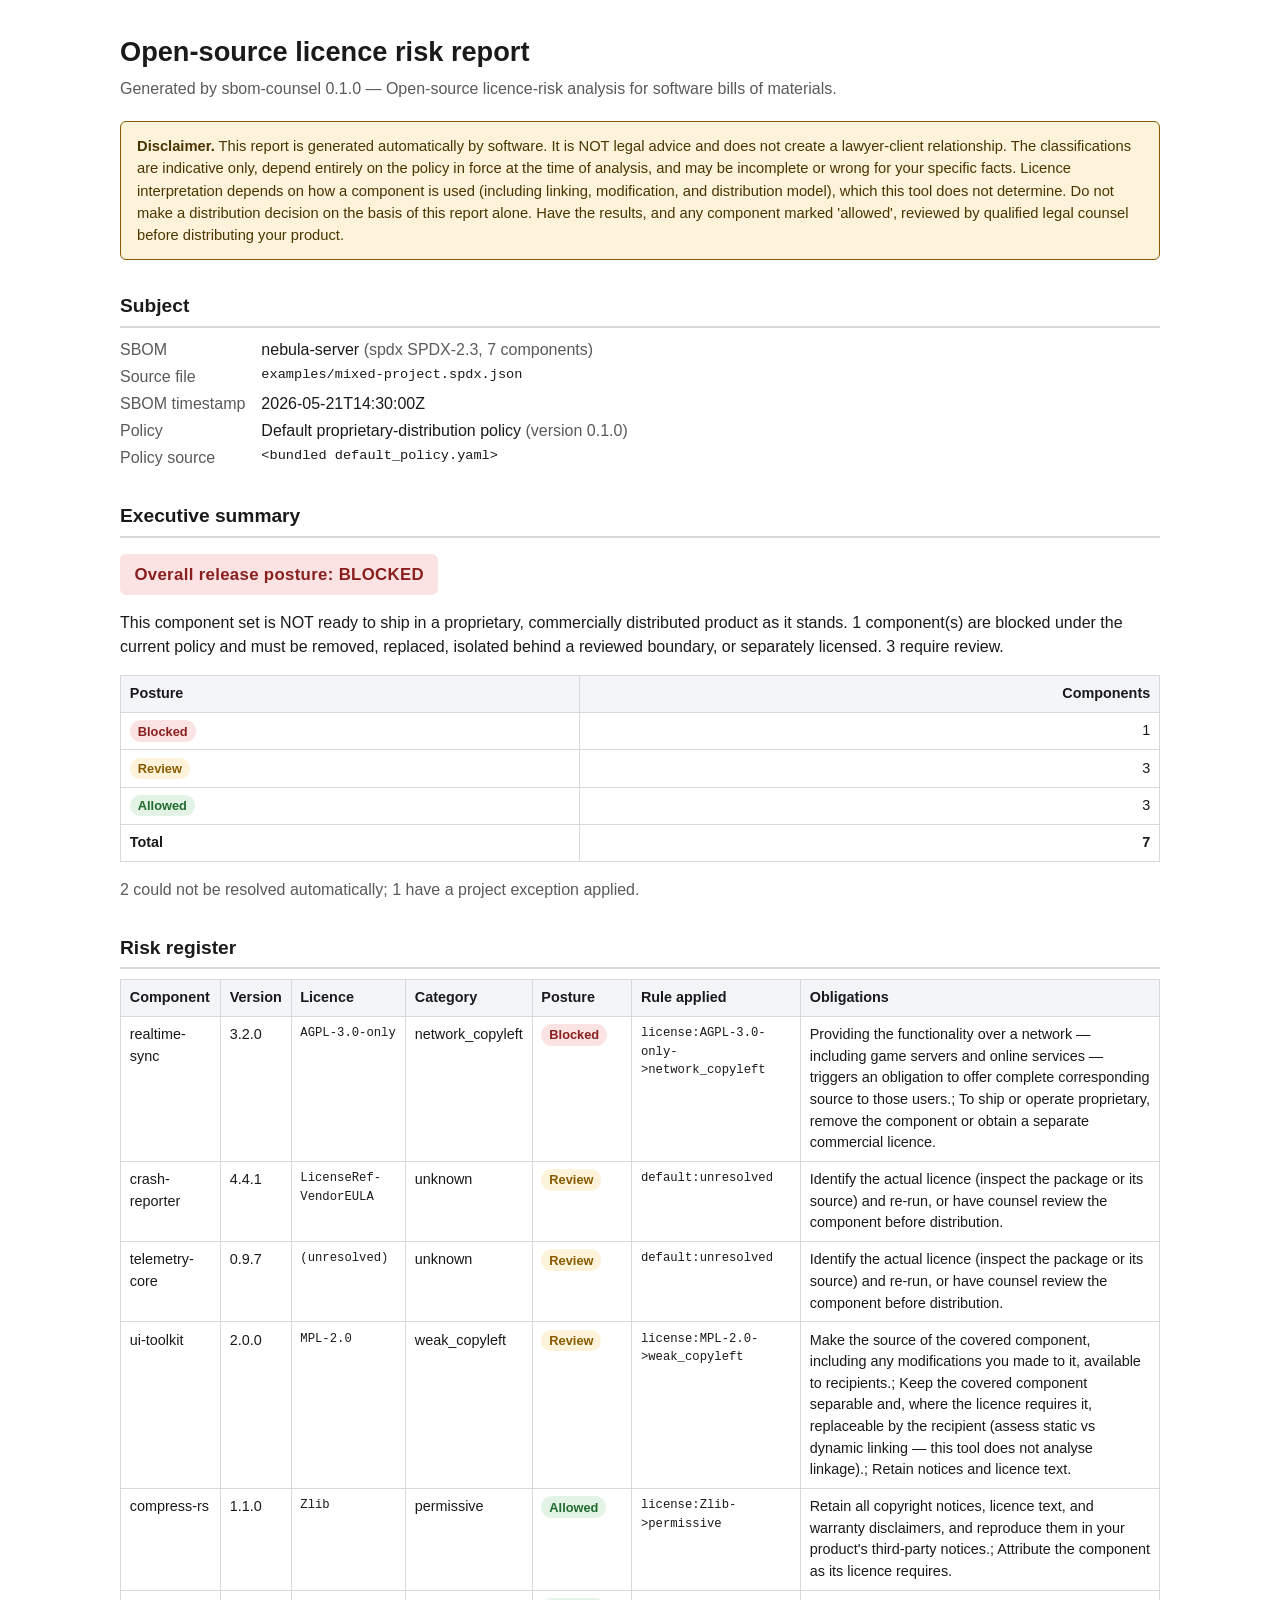
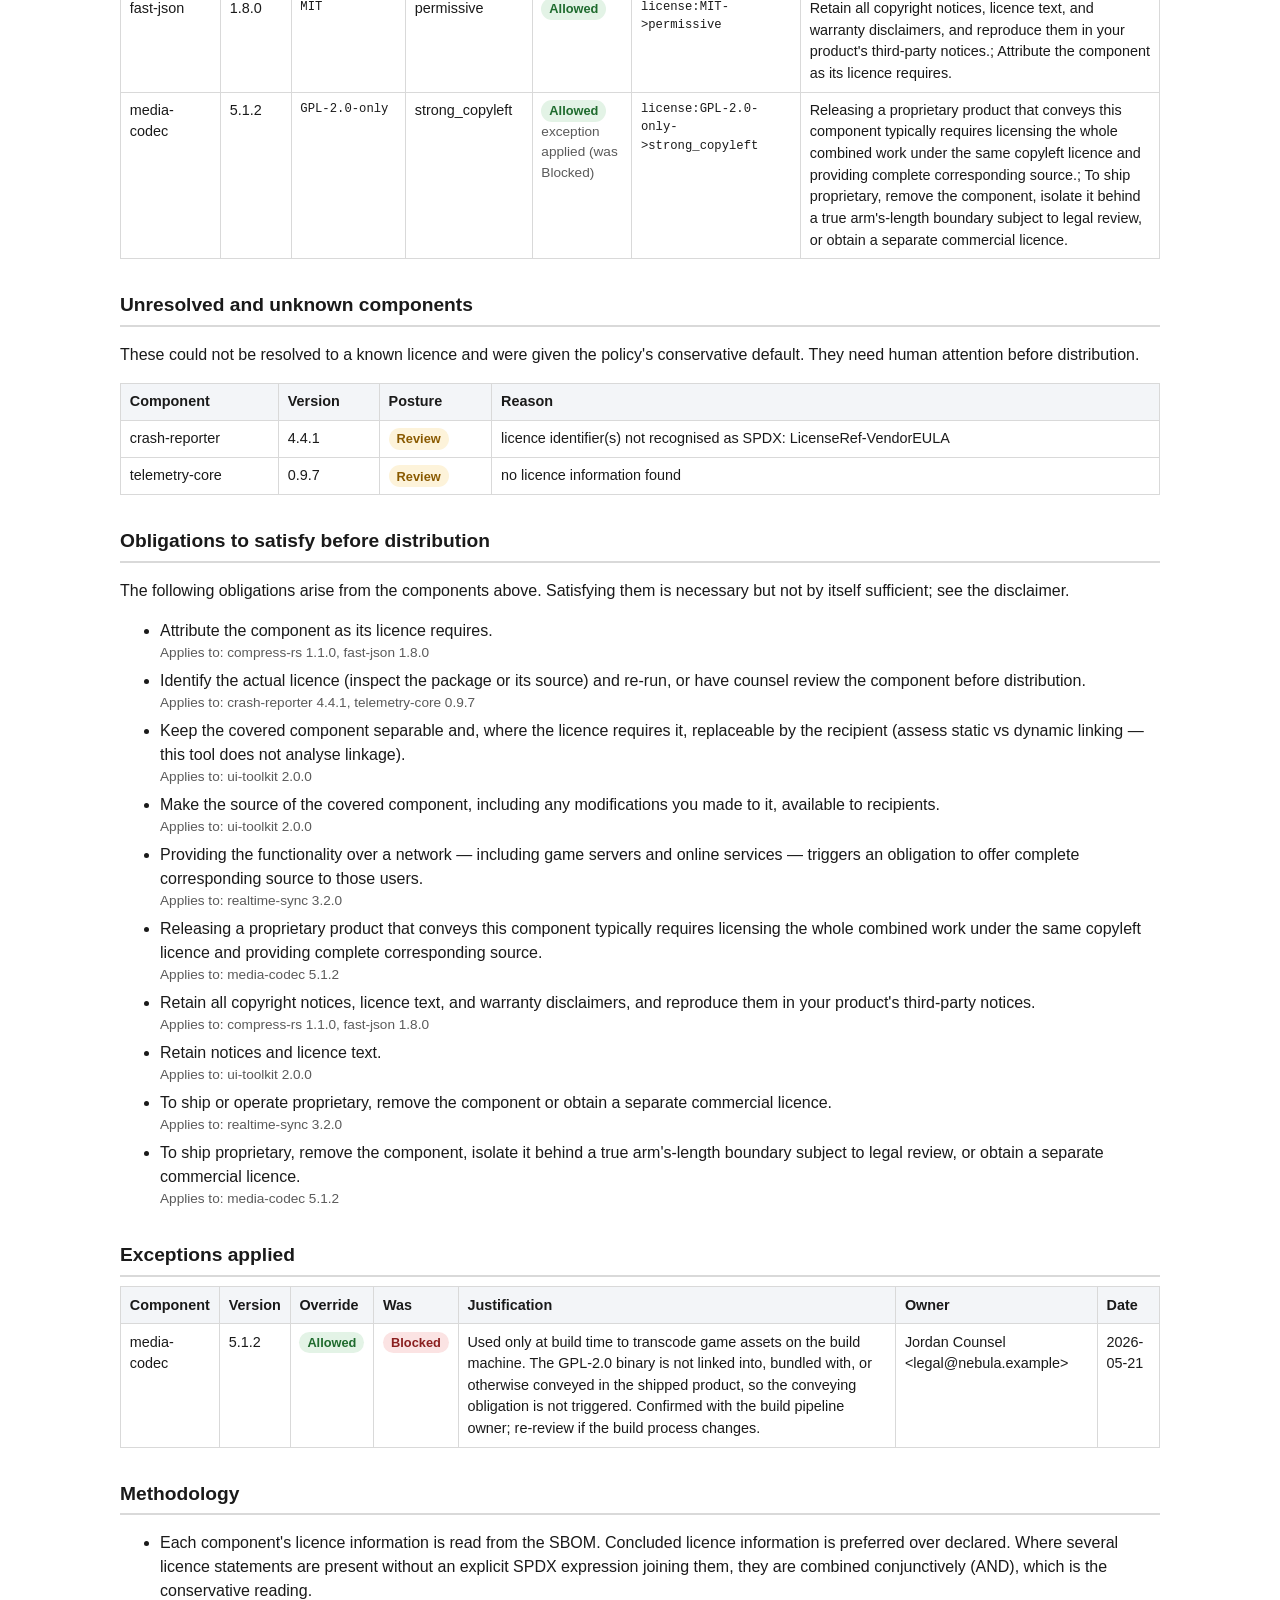
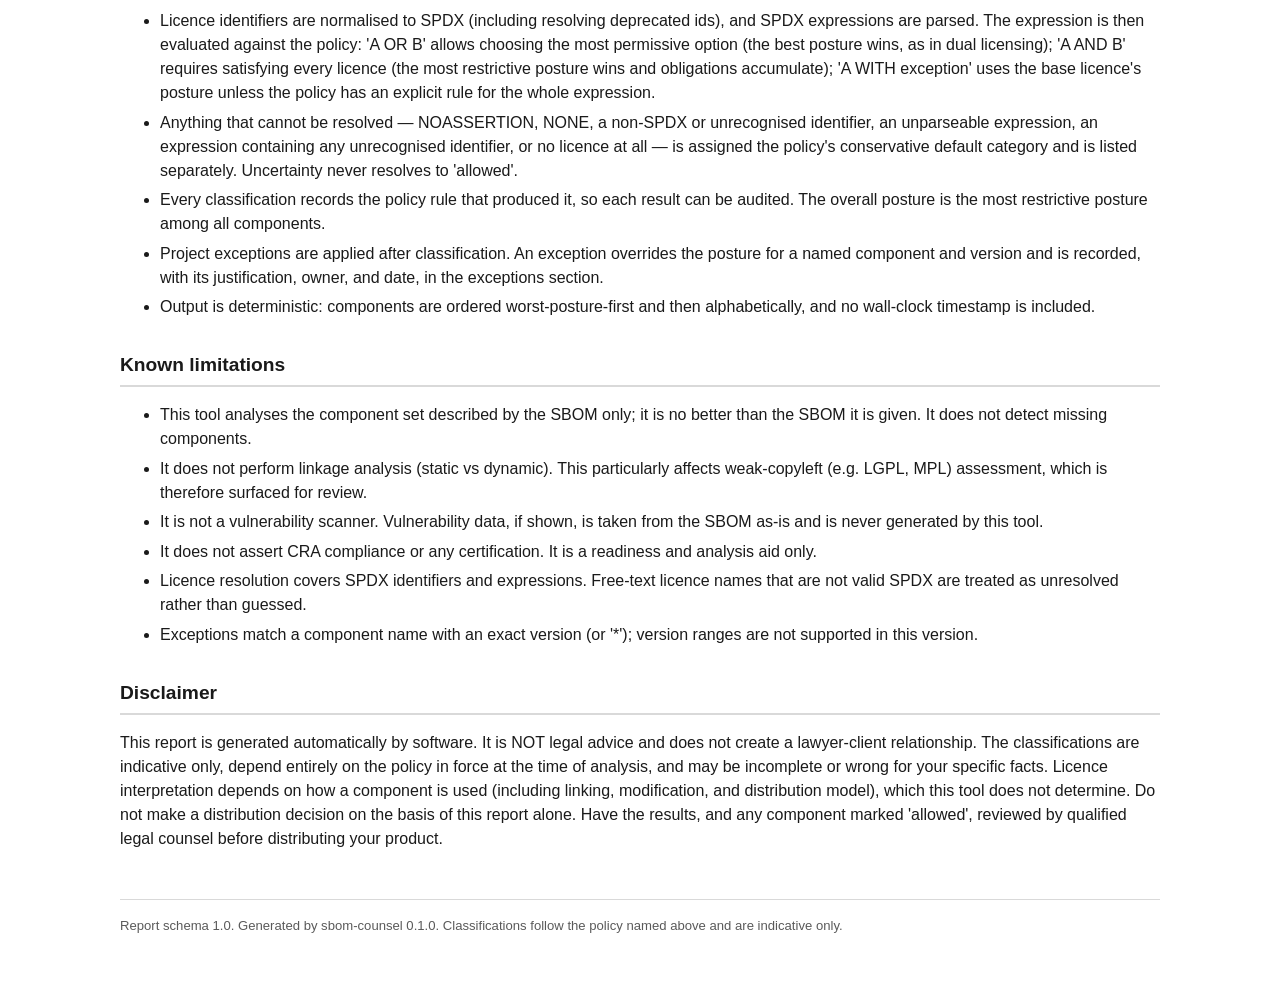
<file: examples/reports/report.html>
<!DOCTYPE html>
<html lang="en">
<head>
<meta charset="utf-8">
<meta name="viewport" content="width=device-width, initial-scale=1">
<title>Open-source licence risk report — nebula-server</title>
<style>
  :root {
    --fg: #1a1a1a; --muted: #5a5a5a; --line: #d9d9d9; --bg: #ffffff;
    --blocked-bg: #fbe3e3; --blocked-fg: #8a1f1f;
    --review-bg: #fdf3da; --review-fg: #8a5a00;
    --allowed-bg: #e3f3e6; --allowed-fg: #1f6b2e;
    --accent: #1f3a5f;
  }
  * { box-sizing: border-box; }
  body {
    font-family: -apple-system, BlinkMacSystemFont, "Segoe UI", Roboto, Helvetica, Arial, sans-serif;
    color: var(--fg); background: var(--bg); line-height: 1.5;
    max-width: 1080px; margin: 0 auto; padding: 2rem 1.25rem 4rem;
  }
  h1 { font-size: 1.7rem; margin: 0 0 .25rem; }
  h2 { font-size: 1.2rem; margin: 2rem 0 .6rem; border-bottom: 2px solid var(--line); padding-bottom: .3rem; }
  .subtitle { color: var(--muted); margin: 0 0 1.25rem; }
  .disclaimer {
    border: 1px solid var(--review-fg); background: var(--review-bg); color: #4a3500;
    padding: .85rem 1rem; border-radius: 6px; margin: 1rem 0; font-size: .92rem;
  }
  .posture-banner {
    display: inline-block; padding: .5rem .9rem; border-radius: 6px; font-weight: 700;
    font-size: 1.05rem; letter-spacing: .02em;
  }
  dl.meta { display: grid; grid-template-columns: max-content 1fr; gap: .2rem 1rem; margin: .5rem 0; }
  dl.meta dt { color: var(--muted); }
  dl.meta dd { margin: 0; }
  table { border-collapse: collapse; width: 100%; margin: .5rem 0 1rem; font-size: .9rem; }
  th, td { border: 1px solid var(--line); padding: .45rem .55rem; text-align: left; vertical-align: top; }
  th { background: #f3f5f8; }
  td.num, th.num { text-align: right; }
  .badge {
    display: inline-block; padding: .08rem .5rem; border-radius: 999px;
    font-size: .8rem; font-weight: 700; white-space: nowrap;
  }
  .badge.blocked, .posture-banner.blocked { background: var(--blocked-bg); color: var(--blocked-fg); }
  .badge.review, .posture-banner.review { background: var(--review-bg); color: var(--review-fg); }
  .badge.allowed, .posture-banner.allowed { background: var(--allowed-bg); color: var(--allowed-fg); }
  code, .mono { font-family: ui-monospace, SFMono-Regular, Menlo, Consolas, monospace; font-size: .85em; }
  .muted { color: var(--muted); }
  ul.tight li { margin: .35rem 0; }
  .applies { color: var(--muted); font-size: .85rem; }
  footer { margin-top: 3rem; color: var(--muted); font-size: .82rem; border-top: 1px solid var(--line); padding-top: 1rem; }
</style>
</head>
<body>

<h1>Open-source licence risk report</h1>
<p class="subtitle">Generated by sbom-counsel 0.1.0 — Open-source licence-risk analysis for software bills of materials.</p>

<div class="disclaimer"><strong>Disclaimer.</strong> This report is generated automatically by software. It is NOT legal advice and does not create a lawyer-client relationship. The classifications are indicative only, depend entirely on the policy in force at the time of analysis, and may be incomplete or wrong for your specific facts. Licence interpretation depends on how a component is used (including linking, modification, and distribution model), which this tool does not determine. Do not make a distribution decision on the basis of this report alone. Have the results, and any component marked &#39;allowed&#39;, reviewed by qualified legal counsel before distributing your product.</div>

<h2>Subject</h2>
<dl class="meta">
  <dt>SBOM</dt><dd>nebula-server <span class="muted">(spdx SPDX-2.3, 7 components)</span></dd>
<dt>Source file</dt><dd class="mono">examples/mixed-project.spdx.json</dd><dt>SBOM timestamp</dt><dd>2026-05-21T14:30:00Z</dd>  <dt>Policy</dt><dd>Default proprietary-distribution policy <span class="muted">(version 0.1.0)</span></dd>
<dt>Policy source</dt><dd class="mono">&lt;bundled default_policy.yaml&gt;</dd></dl>

<h2>Executive summary</h2>
<p><span class="posture-banner blocked">Overall release posture: BLOCKED</span></p>
<p>This component set is NOT ready to ship in a proprietary, commercially distributed product as it stands. 1 component(s) are blocked under the current policy and must be removed, replaced, isolated behind a reviewed boundary, or separately licensed. 3 require review.</p>
<table>
  <thead><tr><th>Posture</th><th class="num">Components</th></tr></thead>
  <tbody>
    <tr><td><span class="badge blocked">Blocked</span></td><td class="num">1</td></tr>
    <tr><td><span class="badge review">Review</span></td><td class="num">3</td></tr>
    <tr><td><span class="badge allowed">Allowed</span></td><td class="num">3</td></tr>
    <tr><td><strong>Total</strong></td><td class="num"><strong>7</strong></td></tr>
  </tbody>
</table>
<p class="muted">2 could not be resolved automatically; 1 have a project exception applied.</p>

<h2>Risk register</h2>
<table>
  <thead><tr>
    <th>Component</th><th>Version</th><th>Licence</th><th>Category</th>
    <th>Posture</th><th>Rule applied</th><th>Obligations</th>
  </tr></thead>
  <tbody>
    <tr>
      <td>realtime-sync</td>
      <td>3.2.0</td>
      <td class="mono">AGPL-3.0-only</td>
      <td>network_copyleft</td>
      <td>
        <span class="badge blocked">Blocked</span>
      </td>
      <td class="mono">license:AGPL-3.0-only-&gt;network_copyleft</td>
      <td>Providing the functionality over a network — including game servers and online services — triggers an obligation to offer complete corresponding source to those users.; To ship or operate proprietary, remove the component or obtain a separate commercial licence.</td>
    </tr>
    <tr>
      <td>crash-reporter</td>
      <td>4.4.1</td>
      <td class="mono">LicenseRef-VendorEULA</td>
      <td>unknown</td>
      <td>
        <span class="badge review">Review</span>
      </td>
      <td class="mono">default:unresolved</td>
      <td>Identify the actual licence (inspect the package or its source) and re-run, or have counsel review the component before distribution.</td>
    </tr>
    <tr>
      <td>telemetry-core</td>
      <td>0.9.7</td>
      <td class="mono">(unresolved)</td>
      <td>unknown</td>
      <td>
        <span class="badge review">Review</span>
      </td>
      <td class="mono">default:unresolved</td>
      <td>Identify the actual licence (inspect the package or its source) and re-run, or have counsel review the component before distribution.</td>
    </tr>
    <tr>
      <td>ui-toolkit</td>
      <td>2.0.0</td>
      <td class="mono">MPL-2.0</td>
      <td>weak_copyleft</td>
      <td>
        <span class="badge review">Review</span>
      </td>
      <td class="mono">license:MPL-2.0-&gt;weak_copyleft</td>
      <td>Make the source of the covered component, including any modifications you made to it, available to recipients.; Keep the covered component separable and, where the licence requires it, replaceable by the recipient (assess static vs dynamic linking — this tool does not analyse linkage).; Retain notices and licence text.</td>
    </tr>
    <tr>
      <td>compress-rs</td>
      <td>1.1.0</td>
      <td class="mono">Zlib</td>
      <td>permissive</td>
      <td>
        <span class="badge allowed">Allowed</span>
      </td>
      <td class="mono">license:Zlib-&gt;permissive</td>
      <td>Retain all copyright notices, licence text, and warranty disclaimers, and reproduce them in your product&#39;s third-party notices.; Attribute the component as its licence requires.</td>
    </tr>
    <tr>
      <td>fast-json</td>
      <td>1.8.0</td>
      <td class="mono">MIT</td>
      <td>permissive</td>
      <td>
        <span class="badge allowed">Allowed</span>
      </td>
      <td class="mono">license:MIT-&gt;permissive</td>
      <td>Retain all copyright notices, licence text, and warranty disclaimers, and reproduce them in your product&#39;s third-party notices.; Attribute the component as its licence requires.</td>
    </tr>
    <tr>
      <td>media-codec</td>
      <td>5.1.2</td>
      <td class="mono">GPL-2.0-only</td>
      <td>strong_copyleft</td>
      <td>
        <span class="badge allowed">Allowed</span>
<div class="applies">exception applied (was Blocked)</div>      </td>
      <td class="mono">license:GPL-2.0-only-&gt;strong_copyleft</td>
      <td>Releasing a proprietary product that conveys this component typically requires licensing the whole combined work under the same copyleft licence and providing complete corresponding source.; To ship proprietary, remove the component, isolate it behind a true arm&#39;s-length boundary subject to legal review, or obtain a separate commercial licence.</td>
    </tr>
  </tbody>
</table>

<h2>Unresolved and unknown components</h2>
<p>These could not be resolved to a known licence and were given the policy's conservative default. They need human attention before distribution.</p>
<table>
  <thead><tr><th>Component</th><th>Version</th><th>Posture</th><th>Reason</th></tr></thead>
  <tbody>
    <tr><td>crash-reporter</td><td>4.4.1</td>
      <td><span class="badge review">Review</span></td>
      <td>licence identifier(s) not recognised as SPDX: LicenseRef-VendorEULA</td></tr>
    <tr><td>telemetry-core</td><td>0.9.7</td>
      <td><span class="badge review">Review</span></td>
      <td>no licence information found</td></tr>
  </tbody>
</table>

<h2>Obligations to satisfy before distribution</h2>
<p>The following obligations arise from the components above. Satisfying them is necessary but not by itself sufficient; see the disclaimer.</p>
<ul class="tight">
  <li>Attribute the component as its licence requires.<div class="applies">Applies to: compress-rs 1.1.0, fast-json 1.8.0</div></li>
  <li>Identify the actual licence (inspect the package or its source) and re-run, or have counsel review the component before distribution.<div class="applies">Applies to: crash-reporter 4.4.1, telemetry-core 0.9.7</div></li>
  <li>Keep the covered component separable and, where the licence requires it, replaceable by the recipient (assess static vs dynamic linking — this tool does not analyse linkage).<div class="applies">Applies to: ui-toolkit 2.0.0</div></li>
  <li>Make the source of the covered component, including any modifications you made to it, available to recipients.<div class="applies">Applies to: ui-toolkit 2.0.0</div></li>
  <li>Providing the functionality over a network — including game servers and online services — triggers an obligation to offer complete corresponding source to those users.<div class="applies">Applies to: realtime-sync 3.2.0</div></li>
  <li>Releasing a proprietary product that conveys this component typically requires licensing the whole combined work under the same copyleft licence and providing complete corresponding source.<div class="applies">Applies to: media-codec 5.1.2</div></li>
  <li>Retain all copyright notices, licence text, and warranty disclaimers, and reproduce them in your product&#39;s third-party notices.<div class="applies">Applies to: compress-rs 1.1.0, fast-json 1.8.0</div></li>
  <li>Retain notices and licence text.<div class="applies">Applies to: ui-toolkit 2.0.0</div></li>
  <li>To ship or operate proprietary, remove the component or obtain a separate commercial licence.<div class="applies">Applies to: realtime-sync 3.2.0</div></li>
  <li>To ship proprietary, remove the component, isolate it behind a true arm&#39;s-length boundary subject to legal review, or obtain a separate commercial licence.<div class="applies">Applies to: media-codec 5.1.2</div></li>
</ul>

<h2>Exceptions applied</h2>
<table>
  <thead><tr><th>Component</th><th>Version</th><th>Override</th><th>Was</th><th>Justification</th><th>Owner</th><th>Date</th></tr></thead>
  <tbody>
    <tr>
      <td>media-codec</td><td>5.1.2</td>
      <td><span class="badge allowed">Allowed</span></td>
      <td><span class="badge blocked">Blocked</span></td>
      <td>Used only at build time to transcode game assets on the build machine. The GPL-2.0 binary is not linked into, bundled with, or otherwise conveyed in the shipped product, so the conveying obligation is not triggered. Confirmed with the build pipeline owner; re-review if the build process changes.</td><td>Jordan Counsel &lt;legal@nebula.example&gt;</td><td>2026-05-21</td>
    </tr>
  </tbody>
</table>


<h2>Methodology</h2>
<ul class="tight">
<li>Each component&#39;s licence information is read from the SBOM. Concluded licence information is preferred over declared. Where several licence statements are present without an explicit SPDX expression joining them, they are combined conjunctively (AND), which is the conservative reading.</li><li>Licence identifiers are normalised to SPDX (including resolving deprecated ids), and SPDX expressions are parsed. The expression is then evaluated against the policy: &#39;A OR B&#39; allows choosing the most permissive option (the best posture wins, as in dual licensing); &#39;A AND B&#39; requires satisfying every licence (the most restrictive posture wins and obligations accumulate); &#39;A WITH exception&#39; uses the base licence&#39;s posture unless the policy has an explicit rule for the whole expression.</li><li>Anything that cannot be resolved — NOASSERTION, NONE, a non-SPDX or unrecognised identifier, an unparseable expression, an expression containing any unrecognised identifier, or no licence at all — is assigned the policy&#39;s conservative default category and is listed separately. Uncertainty never resolves to &#39;allowed&#39;.</li><li>Every classification records the policy rule that produced it, so each result can be audited. The overall posture is the most restrictive posture among all components.</li><li>Project exceptions are applied after classification. An exception overrides the posture for a named component and version and is recorded, with its justification, owner, and date, in the exceptions section.</li><li>Output is deterministic: components are ordered worst-posture-first and then alphabetically, and no wall-clock timestamp is included.</li></ul>

<h2>Known limitations</h2>
<ul class="tight">
<li>This tool analyses the component set described by the SBOM only; it is no better than the SBOM it is given. It does not detect missing components.</li><li>It does not perform linkage analysis (static vs dynamic). This particularly affects weak-copyleft (e.g. LGPL, MPL) assessment, which is therefore surfaced for review.</li><li>It is not a vulnerability scanner. Vulnerability data, if shown, is taken from the SBOM as-is and is never generated by this tool.</li><li>It does not assert CRA compliance or any certification. It is a readiness and analysis aid only.</li><li>Licence resolution covers SPDX identifiers and expressions. Free-text licence names that are not valid SPDX are treated as unresolved rather than guessed.</li><li>Exceptions match a component name with an exact version (or &#39;*&#39;); version ranges are not supported in this version.</li></ul>

<h2>Disclaimer</h2>
<p>This report is generated automatically by software. It is NOT legal advice and does not create a lawyer-client relationship. The classifications are indicative only, depend entirely on the policy in force at the time of analysis, and may be incomplete or wrong for your specific facts. Licence interpretation depends on how a component is used (including linking, modification, and distribution model), which this tool does not determine. Do not make a distribution decision on the basis of this report alone. Have the results, and any component marked &#39;allowed&#39;, reviewed by qualified legal counsel before distributing your product.</p>

<footer>
  Report schema 1.0. Generated by sbom-counsel 0.1.0.
  Classifications follow the policy named above and are indicative only.
</footer>

</body>
</html>
</file>
